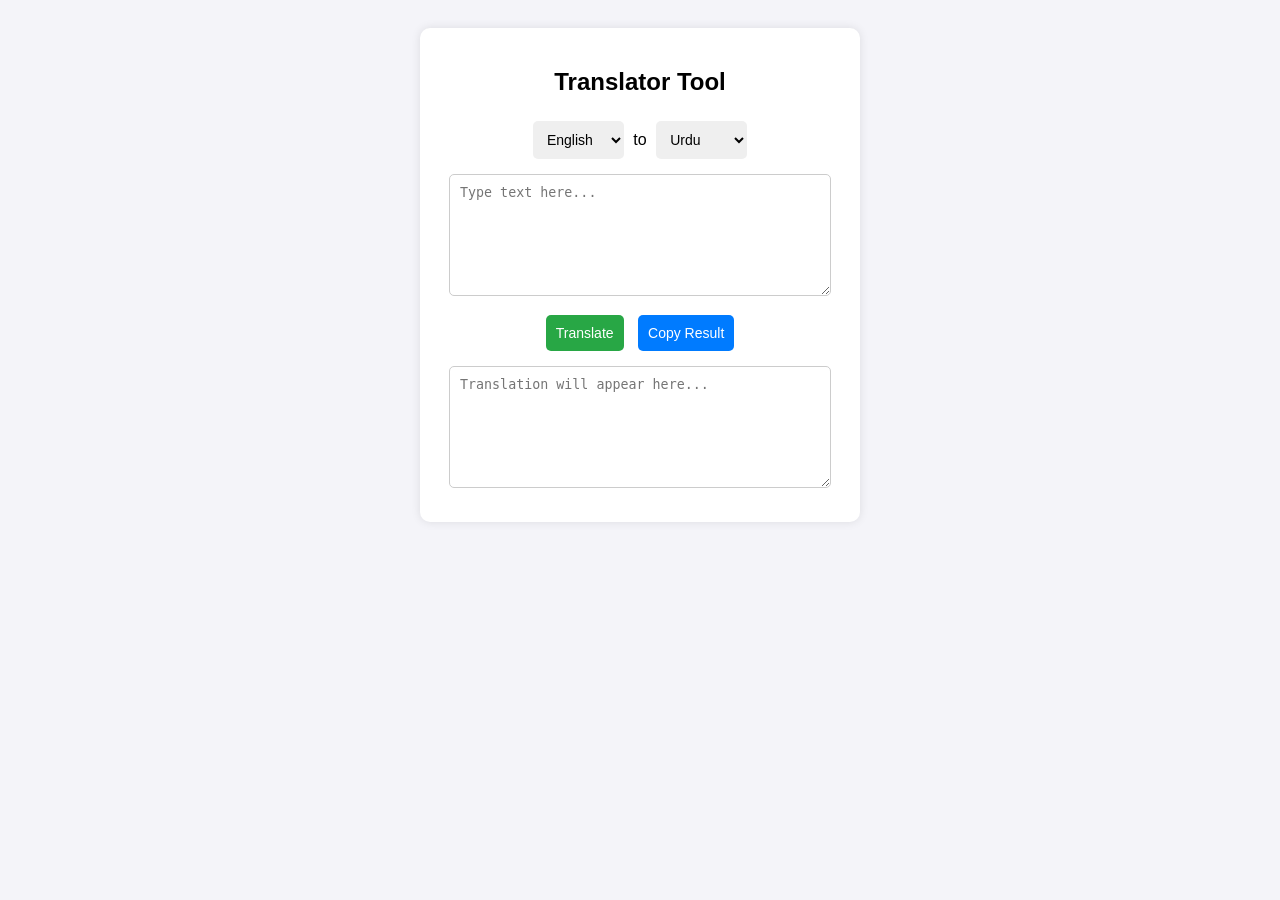
<file: index.html>
<!DOCTYPE html>
<html lang="en">
<head>
    <meta charset="UTF-8">
    <meta name="viewport" content="width=device-width, initial-scale=1.0">
    <title>Language Translation Tool</title>
    <style>
        body {
            font-family: Arial, sans-serif;
            background-color: #f4f4f9;
            padding: 20px;
            text-align: center;
        }
        .container {
            background: white;
            padding: 20px;
            border-radius: 10px;
            box-shadow: 0px 0px 10px rgba(0,0,0,0.1);
            max-width: 400px;
            margin: auto;
        }
        textarea {
            width: 90%;
            height: 100px;
            margin: 10px 0;
            padding: 10px;
            border-radius: 5px;
            border: 1px solid #ccc;
        }
        select, button {
            padding: 10px;
            margin: 5px;
            border-radius: 5px;
            border: none;
            font-size: 14px;
        }
        button {
            background-color: #28a745;
            color: white;
            cursor: pointer;
        }
        button:hover { background-color: #218838; }
        .copy-btn { background-color: #007bff; }
        .copy-btn:hover { background-color: #0056b3; }
    </style>
</head>
<body>

    <div class="container">
        <h2>Translator Tool</h2>
        
        <select id="sourceLang">
            <option value="en">English</option>
            <option value="ur">Urdu</option>
            <option value="es">Spanish</option>
            <option value="fr">French</option>
        </select>
        
        <span>to</span>
        
        <select id="targetLang">
            <option value="ur">Urdu</option>
            <option value="en">English</option>
            <option value="es">Spanish</option>
            <option value="fr">French</option>
        </select>

        <textarea id="inputText" placeholder="Type text here..."></textarea>
        
        <br>
        <button onclick="translateText()">Translate</button>
        <button class="copy-btn" onclick="copyText()">Copy Result</button>
        <br>

        <textarea id="outputText" placeholder="Translation will appear here..." readonly></textarea>
    </div>

    <script>
        function translateText() {
            let text = document.getElementById("inputText").value;
            let src = document.getElementById("sourceLang").value;
            let tgt = document.getElementById("targetLang").value;
            
            if(text.trim() === "") {
                alert("Please enter some text!");
                return;
            }

            // Using MyMemory API (Free, no key required for basic tasks)
            let apiUrl = `https://api.mymemory.translated.net/get?q=${text}&langpair=${src}|${tgt}`;
            
            document.getElementById("outputText").value = "Translating...";

            fetch(apiUrl)
                .then(response => response.json())
                .then(data => {
                    document.getElementById("outputText").value = data.responseData.translatedText;
                })
                .catch(error => {
                    document.getElementById("outputText").value = "Error in translation.";
                });
        }

        function copyText() {
            let translatedText = document.getElementById("outputText");
            if(translatedText.value !== "" && translatedText.value !== "Translating...") {
                translatedText.select();
                navigator.clipboard.writeText(translatedText.value);
                alert("Copied to clipboard!");
            }
        }
    </script>

</body>
</html>
</file>
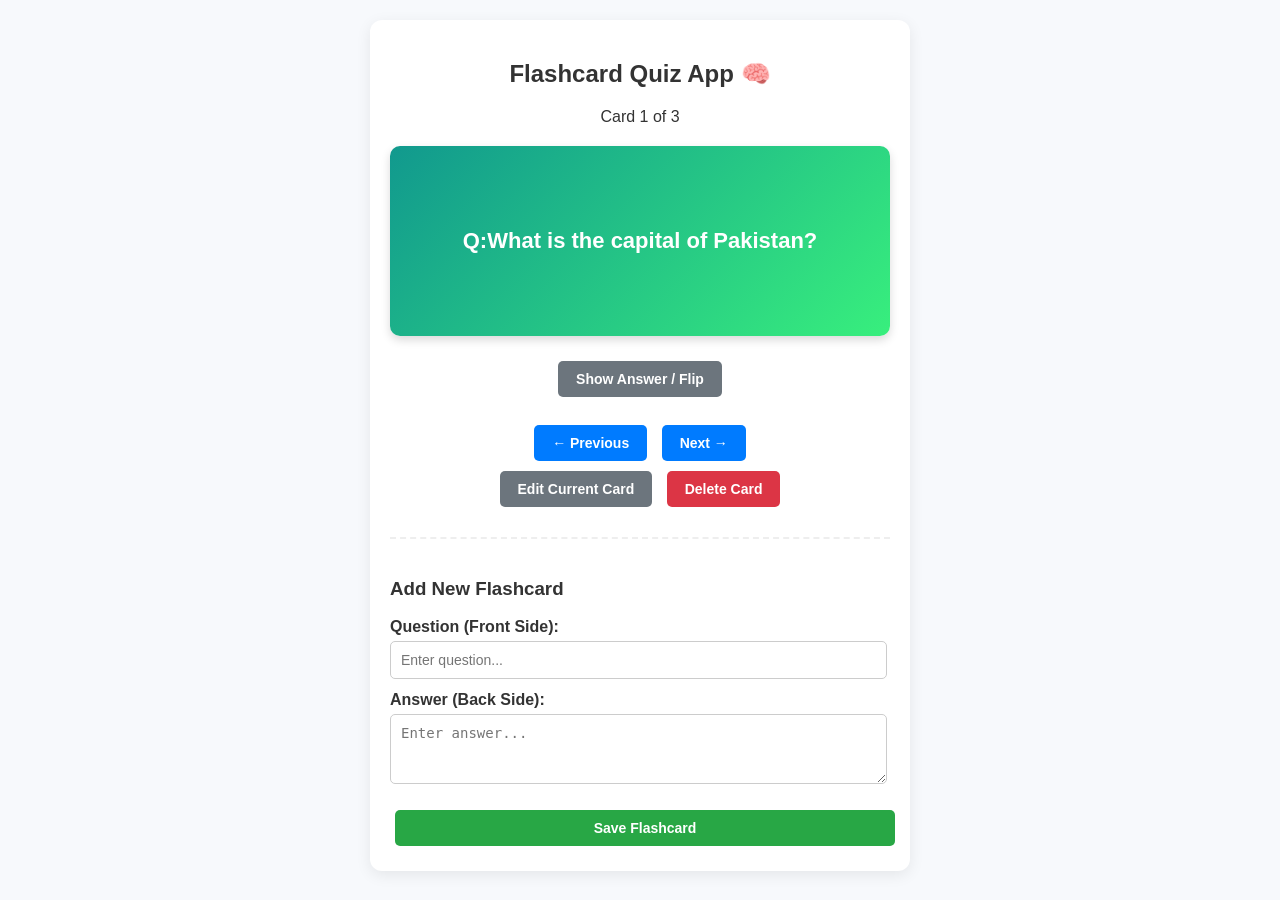
<file: Task1_Flashcard_App/index.html>
<!DOCTYPE html>
<html lang="en">
<head>
    <meta charset="UTF-8">
    <meta name="viewport" content="width=device-width, initial-scale=1.0">
    <title>Flashcard Quiz App</title>
    <style>
        body {
            font-family: 'Segoe UI', Arial, sans-serif;
            background-color: #f7f9fc;
            margin: 0;
            padding: 20px;
            text-align: center;
            color: #333;
        }
        .container {
            max-width: 500px;
            margin: auto;
            background: white;
            padding: 20px;
            border-radius: 12px;
            box-shadow: 0 4px 15px rgba(0,0,0,0.08);
        }
        /* Flashcard Main Box */
        .flashcard-box {
            background: linear-gradient(135deg, #11998e, #38ef7d);
            color: white;
            min-height: 150px;
            display: flex;
            align-items: center;
            justify-content: center;
            font-size: 22px;
            font-weight: bold;
            padding: 20px;
            border-radius: 10px;
            margin: 20px 0;
            box-shadow: 0 4px 10px rgba(0,0,0,0.15);
            cursor: pointer;
        }
        .flashcard-box.answer-mode {
            background: linear-gradient(135deg, #f857a6, #ff5858);
        }
        /* Buttons styling */
        button {
            padding: 10px 18px;
            margin: 5px;
            border: none;
            border-radius: 5px;
            font-size: 14px;
            font-weight: bold;
            cursor: pointer;
            transition: 0.2s;
        }
        .nav-btn { background-color: #007bff; color: white; }
        .action-btn { background-color: #6c757d; color: white; }
        .delete-btn { background-color: #dc3545; color: white; }
        .save-btn { background-color: #28a745; color: white; width: 100%; margin-top: 10px; }
        button:hover { opacity: 0.9; }
        
        /* Form Section */
        .form-section {
            margin-top: 25px;
            padding-top: 20px;
            border-top: 2px dashed #eee;
            text-align: left;
        }
        input, textarea {
            width: 95%;
            padding: 10px;
            margin: 5px 0 12px 0;
            border: 1px solid #ccc;
            border-radius: 5px;
            font-size: 14px;
        }
    </style>
</head>
<body>

<div class="container">
    <h2>Flashcard Quiz App 🧠</h2>
    <p id="card-counter">Card 1 of 3</p>

    <!-- The Flashcard Display Area -->
    <div class="flashcard-box" id="flashcard" onclick="toggleFlip()">
        Click "Show Answer" to reveal!
    </div>

    <!-- Navigation and Card Flip Controls -->
    <div>
        <button class="action-btn" onclick="toggleFlip()">Show Answer / Flip</button>
        <br><br>
        <button class="nav-btn" onclick="prevCard()">← Previous</button>
        <button class="nav-btn" onclick="nextCard()">Next →</button>
    </div>

    <div>
        <button class="action-btn" onclick="editCard()">Edit Current Card</button>
        <button class="delete-btn" onclick="deleteCard()">Delete Card</button>
    </div>

    <!-- Form Section to Add/Edit Cards -->
    <div class="form-section">
        <h3 id="form-title">Add New Flashcard</h3>
        <label><b>Question (Front Side):</b></label>
        <input type="text" id="inputQuestion" placeholder="Enter question...">
        
        <label><b>Answer (Back Side):</b></label>
        <textarea id="inputAnswer" rows="3" placeholder="Enter answer..."></textarea>
        
        <button class="save-btn" onclick="saveCard()">Save Flashcard</button>
    </div>
</div>

<script>
    // Initial default set of flashcards
    let flashcards = [
        { q: "What is the capital of Pakistan?", a: "Islamabad" },
        { q: "What does HTML stand for?", a: "HyperText Markup Language" },
        { q: "Which language is used for styling web pages?", a: "CSS (Cascading Style Sheets)" }
    ];

    let currentIndex = 0;
    let isShowingQuestion = true;
    let editIndex = null; // To track if we are editing an existing card

    // Display updates
    function updateCardDisplay() {
        const cardDisplay = document.getElementById('flashcard');
        const counter = document.getElementById('card-counter');
        
        if (flashcards.length === 0) {
            counter.innerHTML = "No cards available";
            cardDisplay.innerHTML = "Please add a new flashcard below!";
            cardDisplay.className = "flashcard-box";
            return;
        }

        counter.innerHTML = `Card ${currentIndex + 1} of ${flashcards.length}`;
        
        if (isShowingQuestion) {
            cardDisplay.innerHTML = `<b>Q:</b> ${flashcards[currentIndex].q}`;
            cardDisplay.className = "flashcard-box";
        } else {
            cardDisplay.innerHTML = `<b>A:</b> ${flashcards[currentIndex].a}`;
            cardDisplay.className = "flashcard-box answer-mode";
        }
    }

    // Flip Card Logic
    function toggleFlip() {
        if (flashcards.length === 0) return;
        isShowingQuestion = !isShowingQuestion;
        updateCardDisplay();
    }

    // Navigation Controls
    function nextCard() {
        if (flashcards.length === 0) return;
        currentIndex = (currentIndex + 1) % flashcards.length;
        isShowingQuestion = true;
        updateCardDisplay();
    }

    function prevCard() {
        if (flashcards.length === 0) return;
        currentIndex = (currentIndex - 1 + flashcards.length) % flashcards.length;
        isShowingQuestion = true;
        updateCardDisplay();
    }

    // Add or Update Card Logic
    function saveCard() {
        const qText = document.getElementById('inputQuestion').value.trim();
        const aText = document.getElementById('inputAnswer').value.trim();

        if (qText === "" || aText === "") {
            alert("Please fill both question and answer fields!");
            return;
        }

        if (editIndex !== null) {
            // Update existing card
            flashcards[editIndex] = { q: qText, a: aText };
            editIndex = null;
            document.getElementById('form-title').innerHTML = "Add New Flashcard";
            alert("Flashcard updated successfully!");
        } else {
            // Add new card
            flashcards.push({ q: qText, a: aText });
            currentIndex = flashcards.length - 1; // Go to the newly added card
            alert("New flashcard added!");
        }

        // Clear input form fields
        document.getElementById('inputQuestion').value = "";
        document.getElementById('inputAnswer').value = "";
        
        isShowingQuestion = true;
        updateCardDisplay();
    }

    // Edit Card Setup
    function editCard() {
        if (flashcards.length === 0) return;
        document.getElementById('form-title').innerHTML = "Edit Current Flashcard";
        document.getElementById('inputQuestion').value = flashcards[currentIndex].q;
        document.getElementById('inputAnswer').value = flashcards[currentIndex].a;
        editIndex = currentIndex;
    }

    // Delete Card Logic
    function deleteCard() {
        if (flashcards.length === 0) return;
        
        if (confirm("Are you sure you want to delete this flashcard?")) {
            flashcards.splice(currentIndex, 1);
            // Adjust index after deletion
            if (currentIndex >= flashcards.length && flashcards.length > 0) {
                currentIndex = flashcards.length - 1;
            }
            isShowingQuestion = true;
            updateCardDisplay();
        }
    }

    // Initialize layout on page start
    updateCardDisplay();
</script>

</body>
</html>
</file>
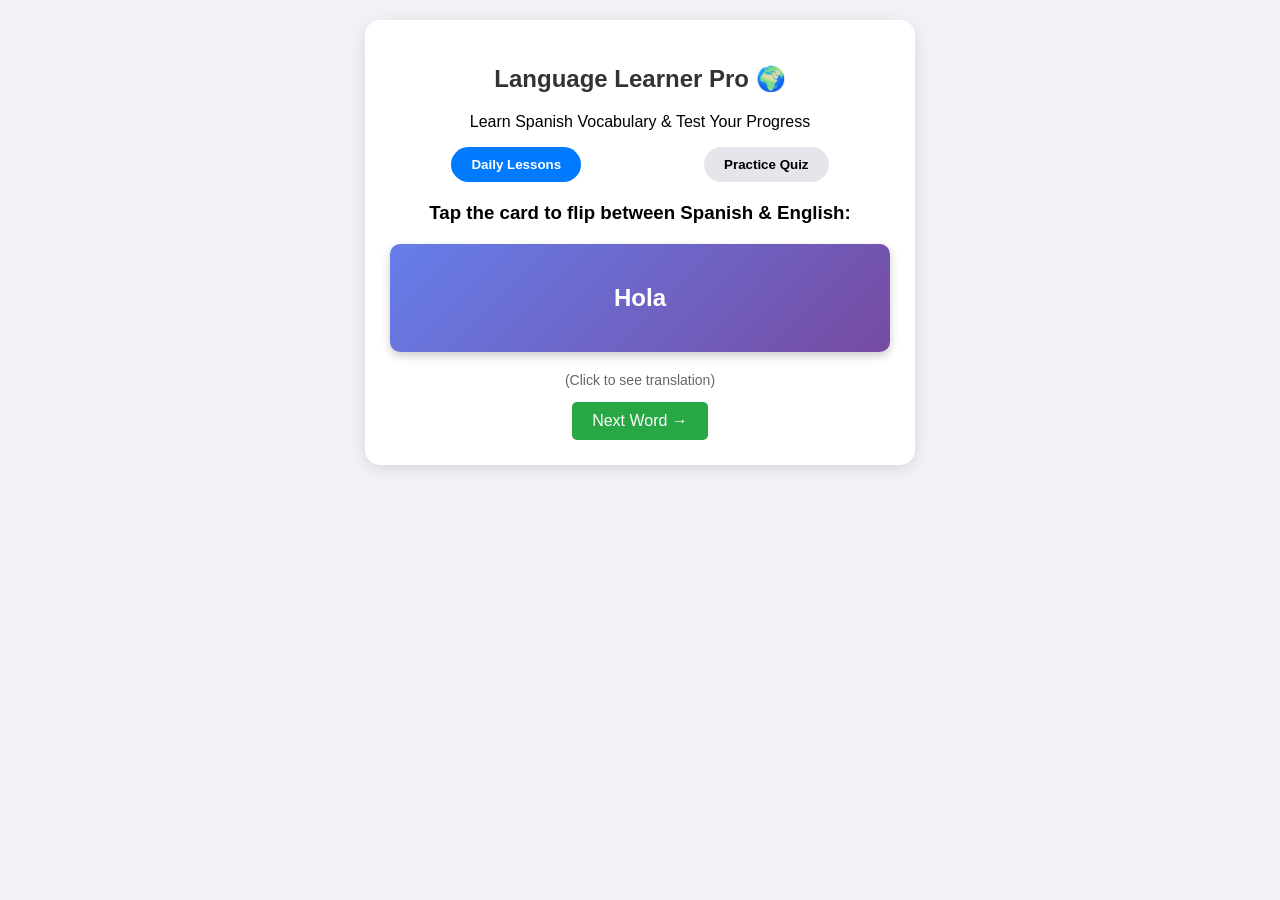
<file: Task4_Language_App/index.html>
<!DOCTYPE html>
<html lang="en">
<head>
    <meta charset="UTF-8">
    <meta name="viewport" content="width=device-width, initial-scale=1.0">
    <title>Language Learning App</title>
    <style>
        body {
            font-family: 'Segoe UI', Tahoma, Geneva, Verdana, sans-serif;
            background-color: #f0f2f5;
            margin: 0;
            padding: 20px;
            text-align: center;
        }
        .app-container {
            max-width: 500px;
            background: white;
            margin: auto;
            padding: 25px;
            border-radius: 15px;
            box-shadow: 0 4px 15px rgba(0,0,0,0.1);
        }
        h2 { color: #333; }
        .tabs {
            display: flex;
            justify-content: space-around;
            margin-bottom: 20px;
        }
        .tab-btn {
            background-color: #e4e6eb;
            border: none;
            padding: 10px 20px;
            border-radius: 20px;
            cursor: pointer;
            font-weight: bold;
            transition: 0.3s;
        }
        .tab-btn.active {
            background-color: #007bff;
            color: white;
        }
        .content-section { display: none; }
        .content-section.active { display: block; }
        
        /* Flashcard Styling */
        .flashcard {
            background: linear-gradient(135deg, #667eea 0%, #764ba2 100%);
            color: white;
            padding: 40px 20px;
            border-radius: 10px;
            font-size: 24px;
            font-weight: bold;
            margin: 20px auto;
            cursor: pointer;
            box-shadow: 0 4px 10px rgba(0,0,0,0.2);
        }
        
        /* Quiz Styling */
        .quiz-option {
            display: block;
            width: 100%;
            background: #f8f9fa;
            border: 2px solid #ced4da;
            padding: 12px;
            margin: 10px 0;
            border-radius: 8px;
            cursor: pointer;
            font-size: 16px;
            text-align: left;
        }
        .quiz-option:hover { background: #e9ecef; }
        
        button.action-btn {
            background-color: #28a745;
            color: white;
            border: none;
            padding: 10px 20px;
            border-radius: 5px;
            font-size: 16px;
            cursor: pointer;
        }
        #score-text {
            font-size: 18px;
            font-weight: bold;
            color: #28a745;
        }
    </style>
</head>
<body>

<div class="app-container">
    <h2>Language Learner Pro 🌍</h2>
    <p>Learn Spanish Vocabulary & Test Your Progress</p>
    
    <!-- Navigation Tabs -->
    <div class="tabs">
        <button class="tab-btn active" onclick="switchTab('lessons')">Daily Lessons</button>
        <button class="tab-btn" onclick="switchTab('quiz')">Practice Quiz</button>
    </div>

    <!-- Section 1: Daily Lessons (Flashcards) -->
    <div id="lessons-section" class="content-section active">
        <h3>Tap the card to flip between Spanish & English:</h3>
        <div class="flashcard" id="card" onclick="flipCard()">Hola</div>
        <p style="color: #666; font-size: 14px;">(Click to see translation)</p>
        <button class="action-btn" onclick="nextCard()">Next Word →</button>
    </div>

    <!-- Section 2: Practice Quiz -->
    <div id="quiz-section" class="content-section">
        <h3>Choose the correct translation:</h3>
        <div id="quiz-card">
            <h4 id="question-text">What does "Gracias" mean?</h4>
            <button class="quiz-option" onclick="checkAnswer(this, false)">Hello</button>
            <button class="quiz-option" onclick="checkAnswer(this, true)">Thank you</button>
            <button class="quiz-option" onclick="checkAnswer(this, false)">Goodbye</button>
        </div>
        <br>
        <div id="score-text">Score: 0</div>
    </div>
</div>

<script>
    // Mock Data for Learning Vocabulary
    const vocabulary = [
        { spanish: "Hola", english: "Hello" },
        { spanish: "Gracias", english: "Thank you" },
        { spanish: "Adiós", english: "Goodbye" },
        { spanish: "Por favor", english: "Please" },
        { spanish: "Amigo", english: "Friend" }
    ];

    let currentCardIndex = 0;
    let isShowingSpanish = true;
    let score = 0;

    // Tab Switching Logic
    function switchTab(tabName) {
        document.querySelectorAll('.tab-btn').forEach(btn => btn.classList.remove('active'));
        document.querySelectorAll('.content-section').forEach(sec => sec.classList.remove('active'));
        
        if(tabName === 'lessons') {
            document.querySelectorAll('.tab-btn')[0].classList.add('active');
            document.getElementById('lessons-section').classList.add('active');
        } else {
            document.querySelectorAll('.tab-btn')[1].classList.add('active');
            document.getElementById('quiz-section').classList.add('active');
            generateQuizQuestion();
        }
    }

    // Flashcard Logic
    function flipCard() {
        const card = document.getElementById('card');
        if(isShowingSpanish) {
            card.innerHTML = vocabulary[currentCardIndex].english;
            card.style.background = "linear-gradient(135deg, #2193b0 0%, #6dd5ed 100%)";
        } else {
            card.innerHTML = vocabulary[currentCardIndex].spanish;
            card.style.background = "linear-gradient(135deg, #667eea 0%, #764ba2 100%)";
        }
        isShowingSpanish = !isShowingSpanish;
    }

    function nextCard() {
        currentCardIndex = (currentCardIndex + 1) % vocabulary.length;
        isShowingSpanish = true;
        const card = document.getElementById('card');
        card.innerHTML = vocabulary[currentCardIndex].spanish;
        card.style.background = "linear-gradient(135deg, #667eea 0%, #764ba2 100%)";
    }

    // Quiz Logic
    function generateQuizQuestion() {
        const questions = [
            { q: 'What does "Adiós" mean?', options: [{t:'Cat', c:false}, {t:'Goodbye', c:true}, {t:'Please', c:false}] },
            { q: 'What does "Amigo" mean?', options: [{t:'Friend', c:true}, {t:'Water', c:false}, {t:'Thank you', c:false}] },
            { q: 'What does "Por favor" mean?', options: [{t:'Hello', c:false}, {t:'Welcome', c:false}, {t:'Please', c:true}] }
        ];
        
        let randomQ = questions[Math.floor(Math.random() * questions.length)];
        document.getElementById('question-text').innerHTML = randomQ.q;
        
        const optionsButtons = document.querySelectorAll('.quiz-option');
        randomQ.options.forEach((opt, index) => {
            optionsButtons[index].innerHTML = opt.t;
            optionsButtons[index].onclick = function() { checkAnswer(opt.c); };
            optionsButtons[index].style.background = "#f8f9fa";
        });
    }

    function checkAnswer(isCorrect) {
        if(isCorrect) {
            alert("Correct Answer! 🎉");
            score += 10;
        } else {
            alert("Wrong Answer! Try again. ❌");
        }
        document.getElementById('score-text').innerHTML = "Score: " + score;
        generateQuizQuestion();
    }
</script>

</body>
  </html>
</file>
